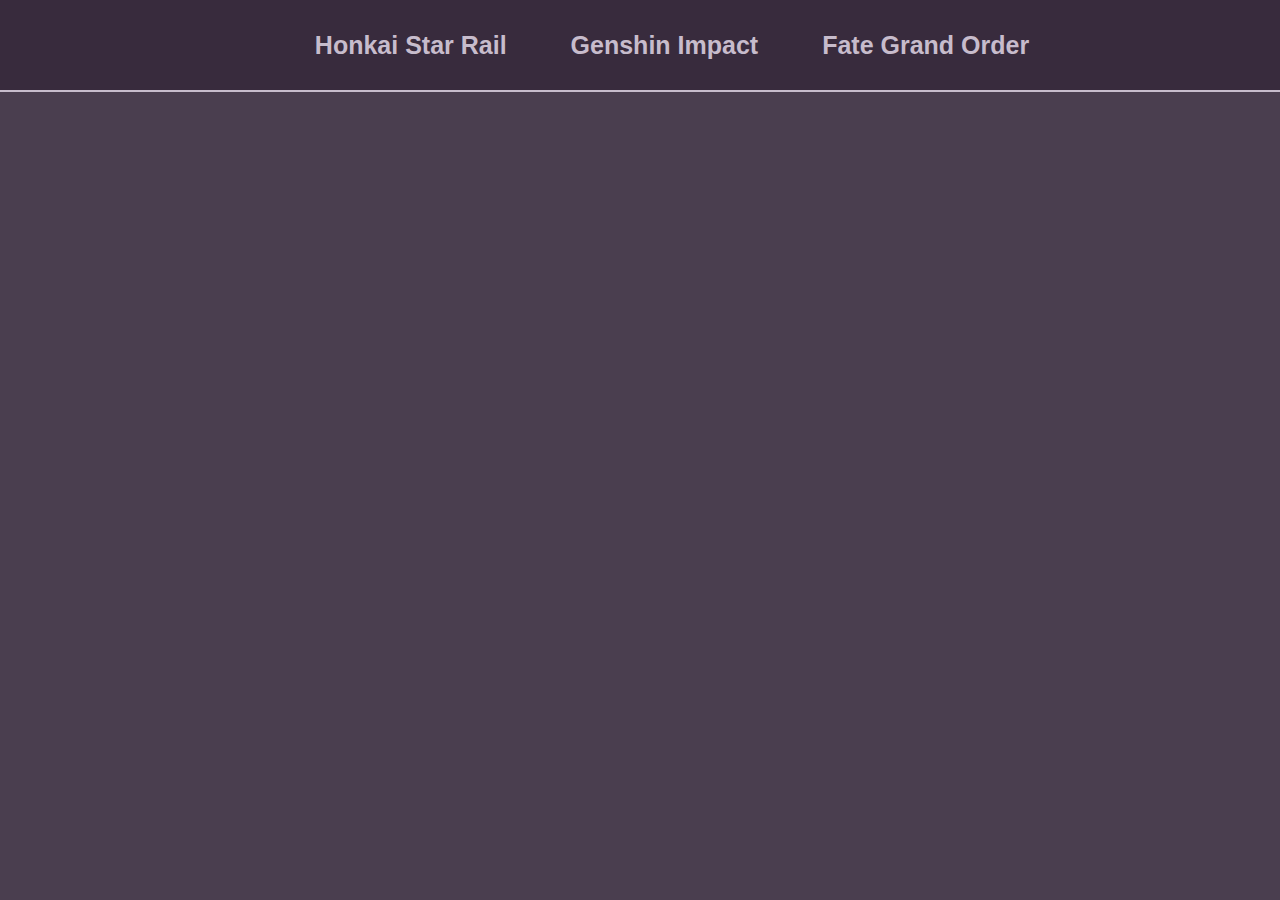
<file: index.html>
<html>
    <head>
        <title></title>
        <link rel="stylesheet" type="text/css" href="css/style.css">
    </head>
    <body>
        <header class="cabecera">
            <a href="resources/honkai/hrs.html">Honkai Star Rail</a>
            <a href="resources/genshin/gi.html">Genshin Impact</a>
            <a href="resources/fate/">Fate Grand Order</a>
        </header>
        <content>

        </content>
    </body>
</html>
</file>
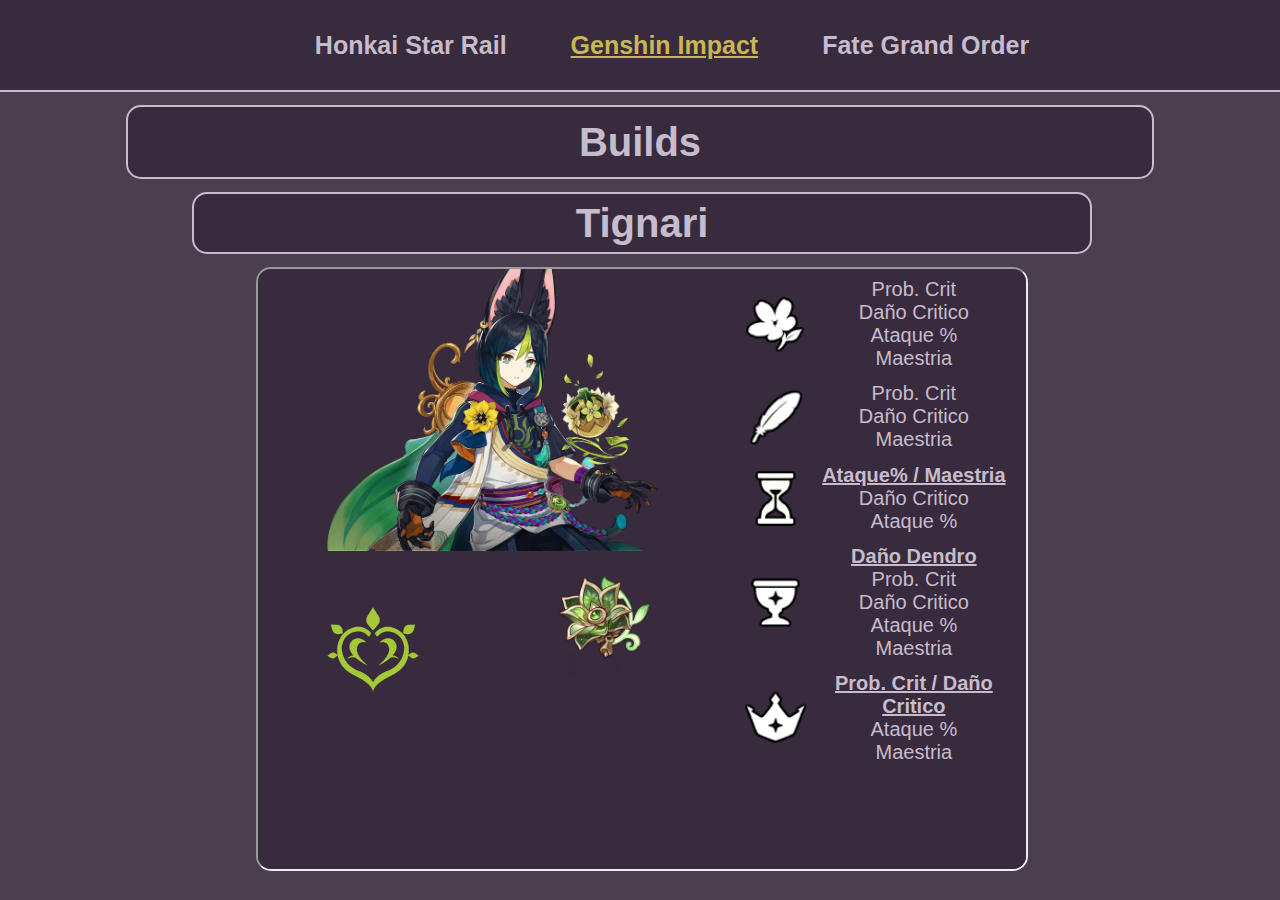
<file: resources/genshin/builds.html>
<html>
    <head>
        <title></title>
        <link rel="stylesheet" type="text/css" href="../../css/style.css">
        <script src="../../js/script_build_gi.js"></script>
    </head>
    <body>
        <header class="cabecera">
            <a href="../honkai/hrs.html">Honkai Star Rail</a>
            <a href="gi.html" id="select">Genshin Impact</a>
            <a href="../fate/">Fate Grand Order</a>
        </header>
        <content class="contenido">
            <div class="bar">
                Builds
            </div>
        </content>
    </body>
</html>
</file>
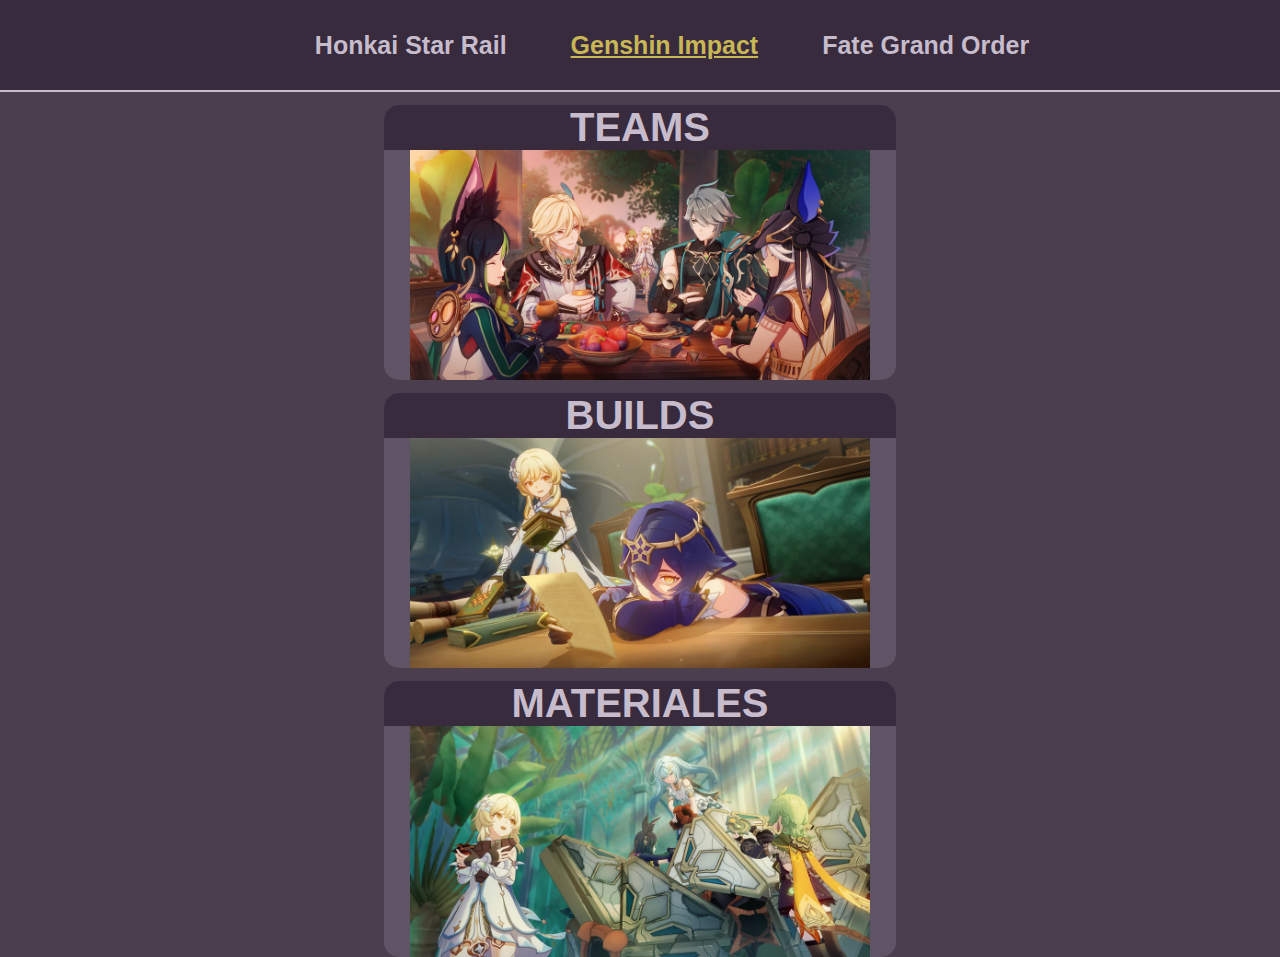
<file: resources/genshin/gi.html>
<html>
    <head>
        <title></title>
        <link rel="stylesheet" type="text/css" href="../../css/style.css">
    </head>
    <body>
        <header class="cabecera">
            <a href="../honkai/hrs.html">Honkai Star Rail</a>
            <a href="gi.html" id="select">Genshin Impact</a>
            <a href="../fate/">Fate Grand Order</a>
        </header>
        <content class="contenido" id="main">
            <div class="subcont">
                <a href="teams.html">
                    <p>TEAMS</p>
                    <img src="../../img/gi_teams.png" id="subcontimg_gi">
                </a>
            </div>              
            <div class="subcont">
                <a href="builds.html">
                    <p>BUILDS</p>
                    <img src="../../img/gi_builds.png" id="subcontimg_gi">
                </a>
            </div>          
            <div class="subcont">                
                <a href="materials.html">
                    <p>MATERIALES</p>
                    <img src="../../img/gi_materials.png" id="subcontimg_gi">
                </a>
            </div>            
        </content>
    </body>
</html>
</file>
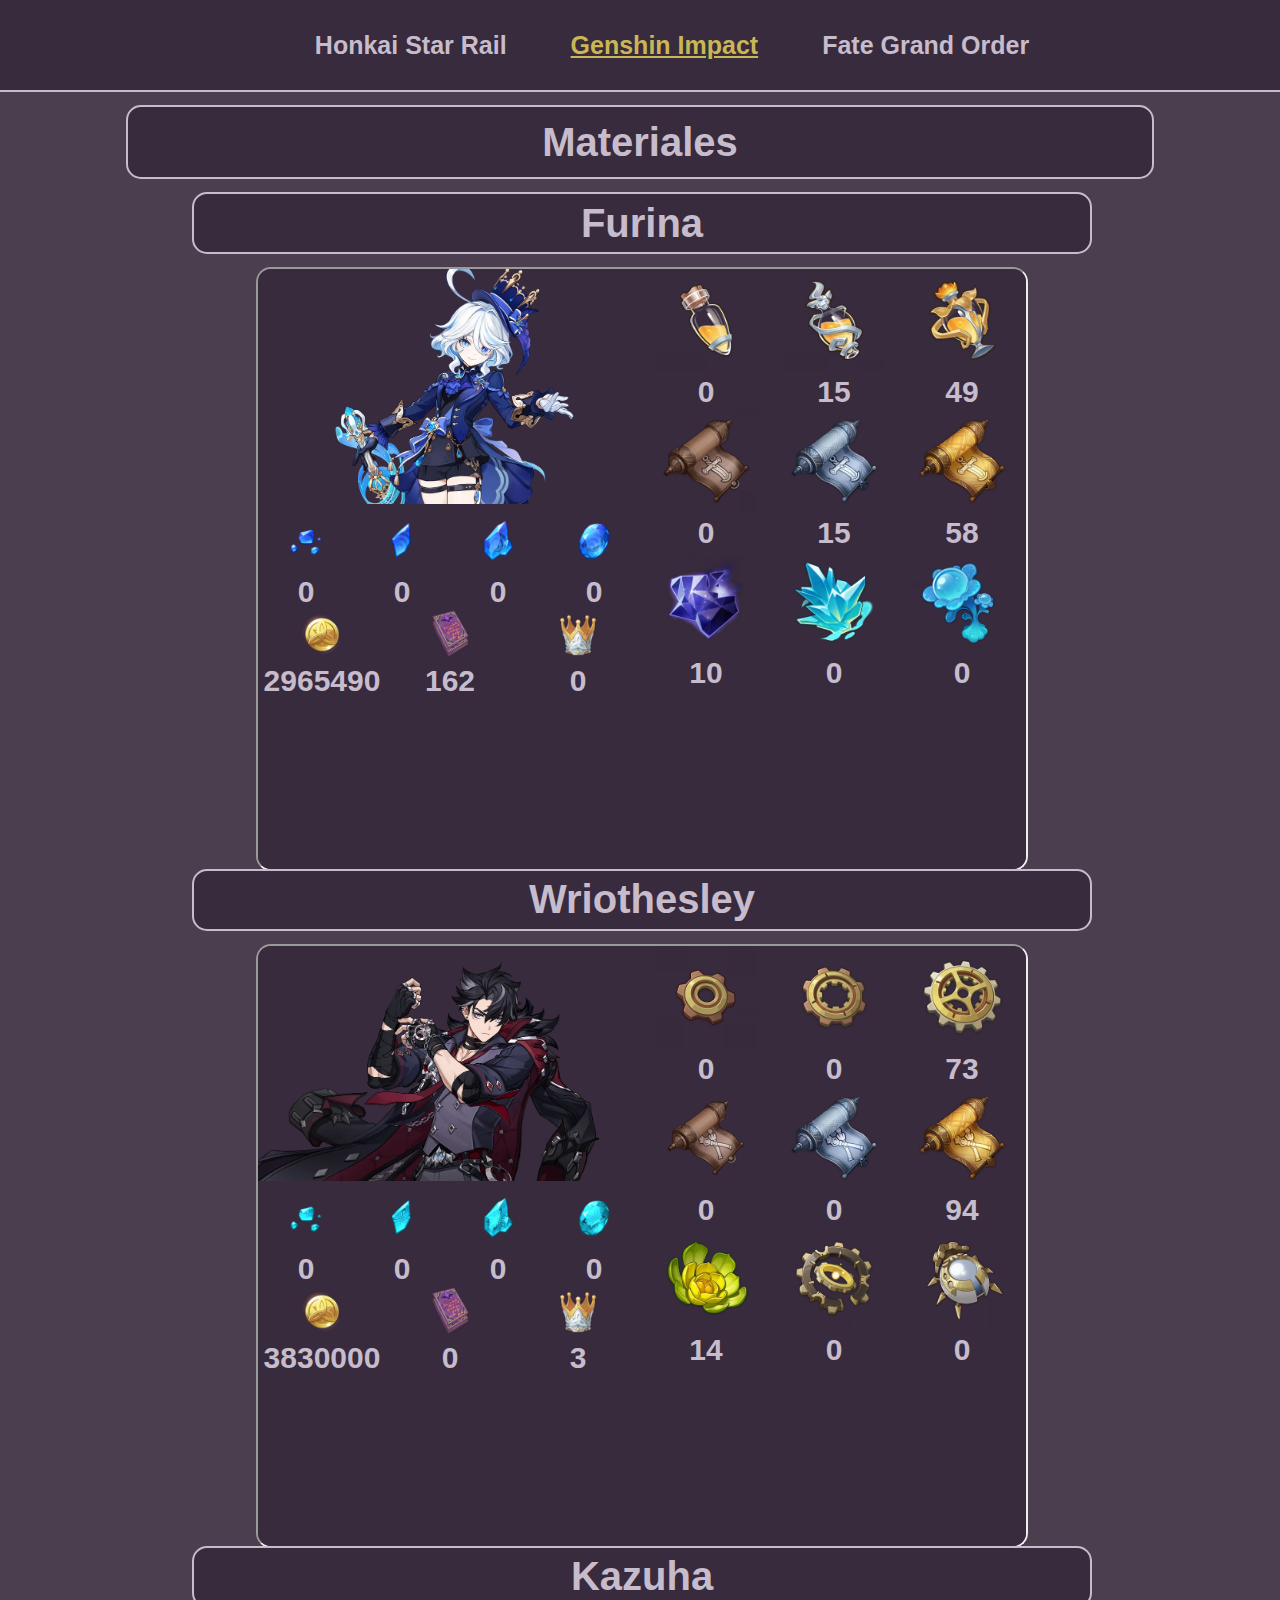
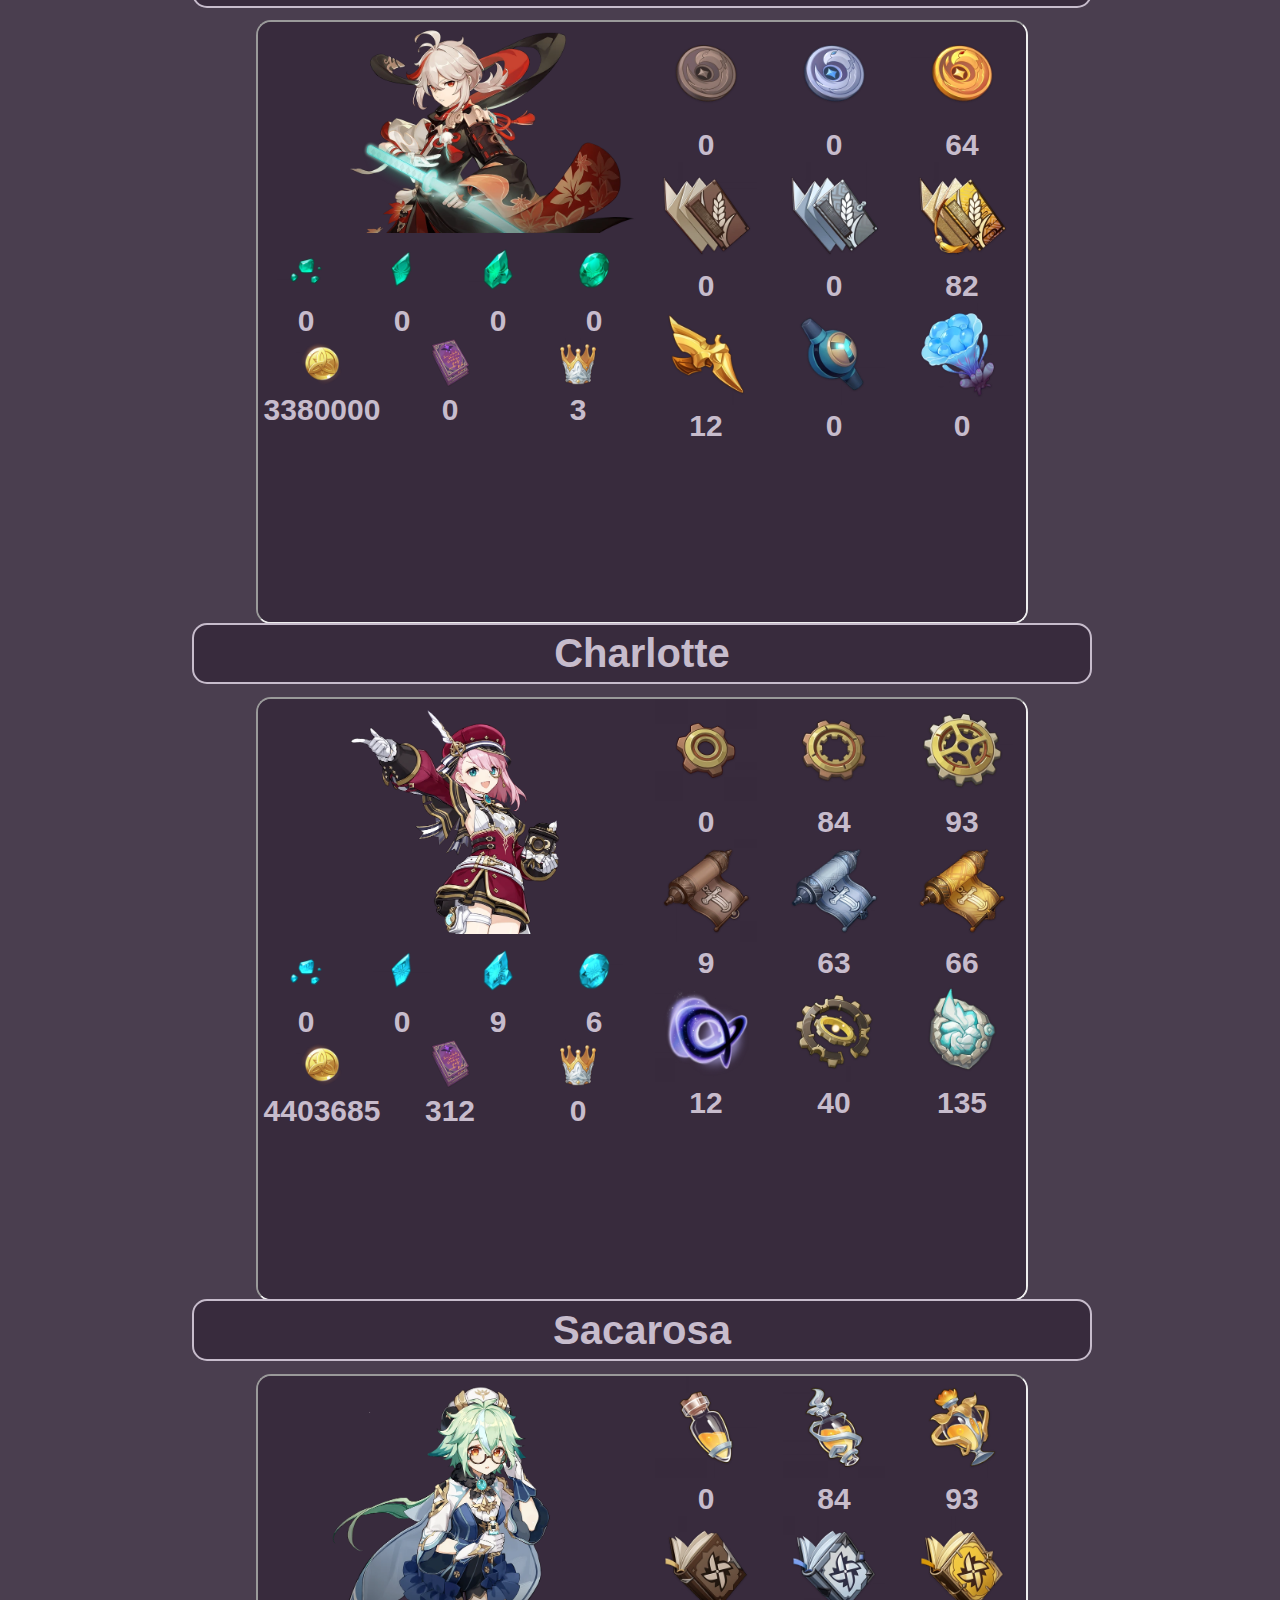
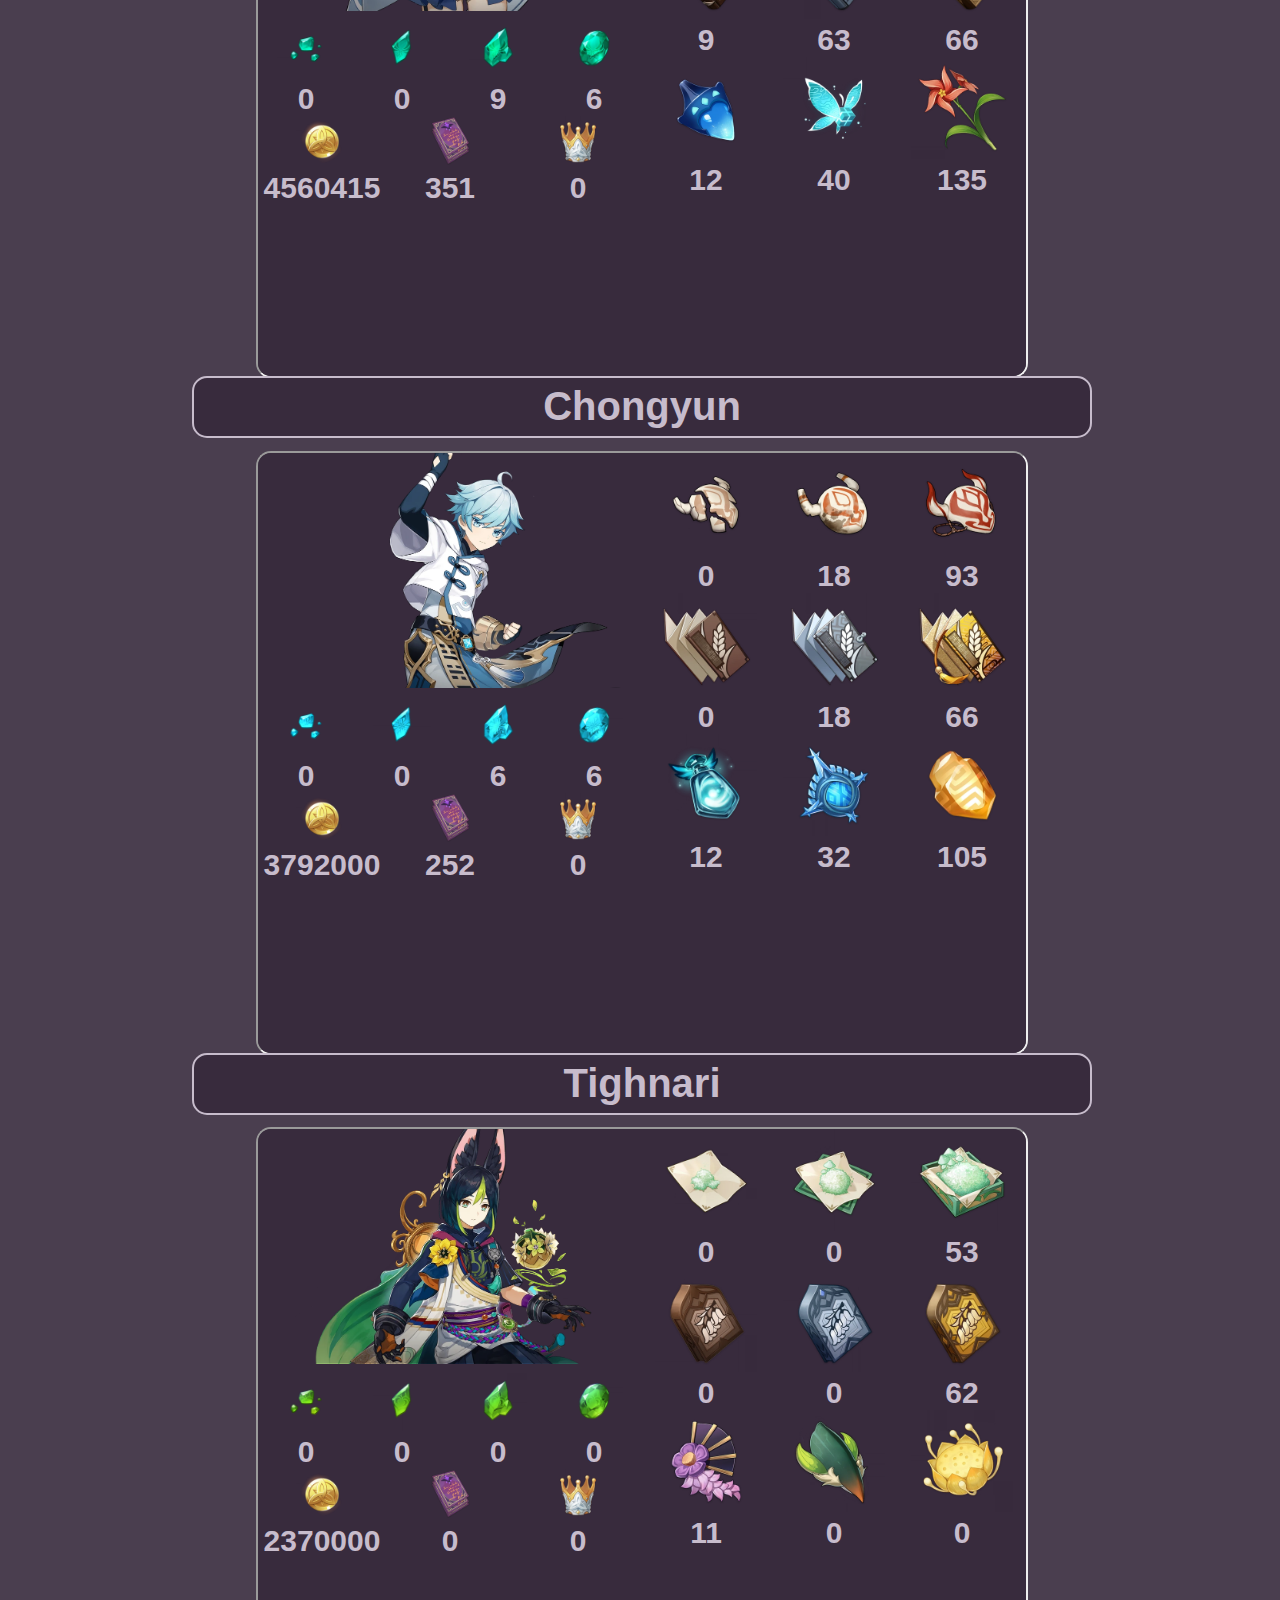
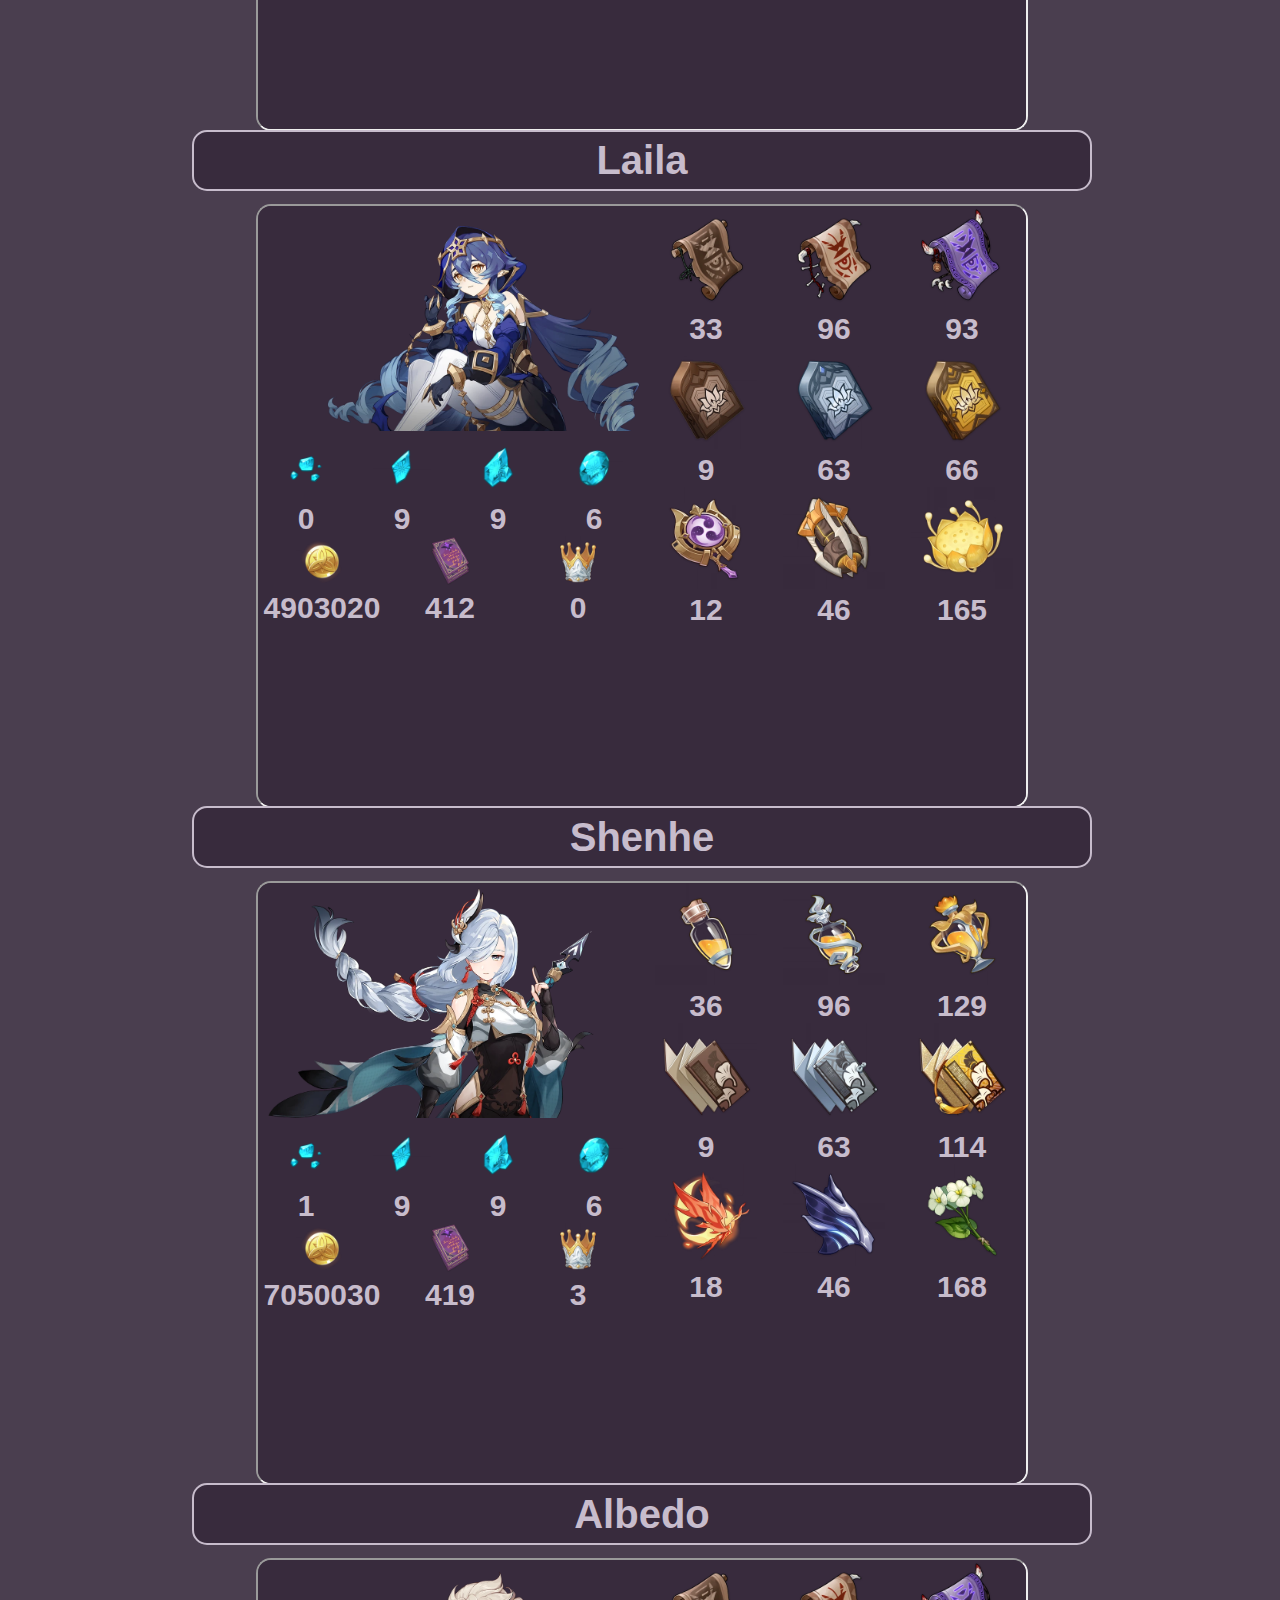
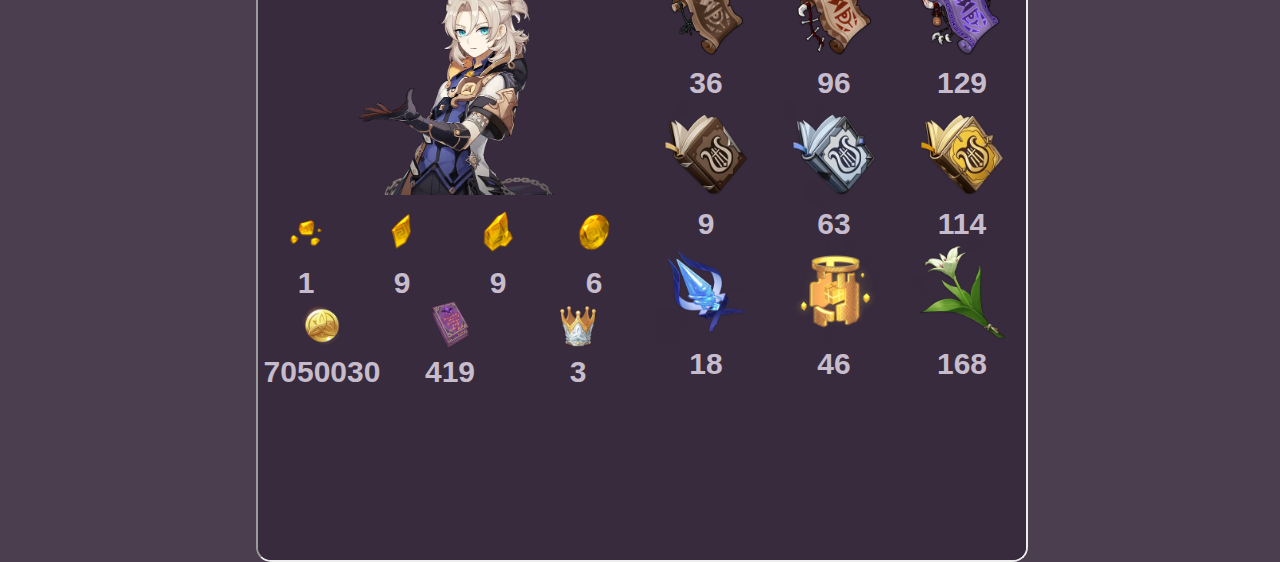
<file: resources/genshin/materials.html>
<html>
    <head>
        <title></title>
        <link rel="stylesheet" type="text/css" href="../../css/style.css">
        <script src="../../js/script_materials_gi.js"></script>
    </head>
    <body>
        <header class="cabecera">
            <a href="../honkai/hrs.html">Honkai Star Rail</a>
            <a href="gi.html" id="select">Genshin Impact</a>
            <a href="../fate/">Fate Grand Order</a>
        </header>
        <content class="contenido">
            <div class="bar">
                Materiales
            </div>
        </content>
    </body>
</html>
</file>
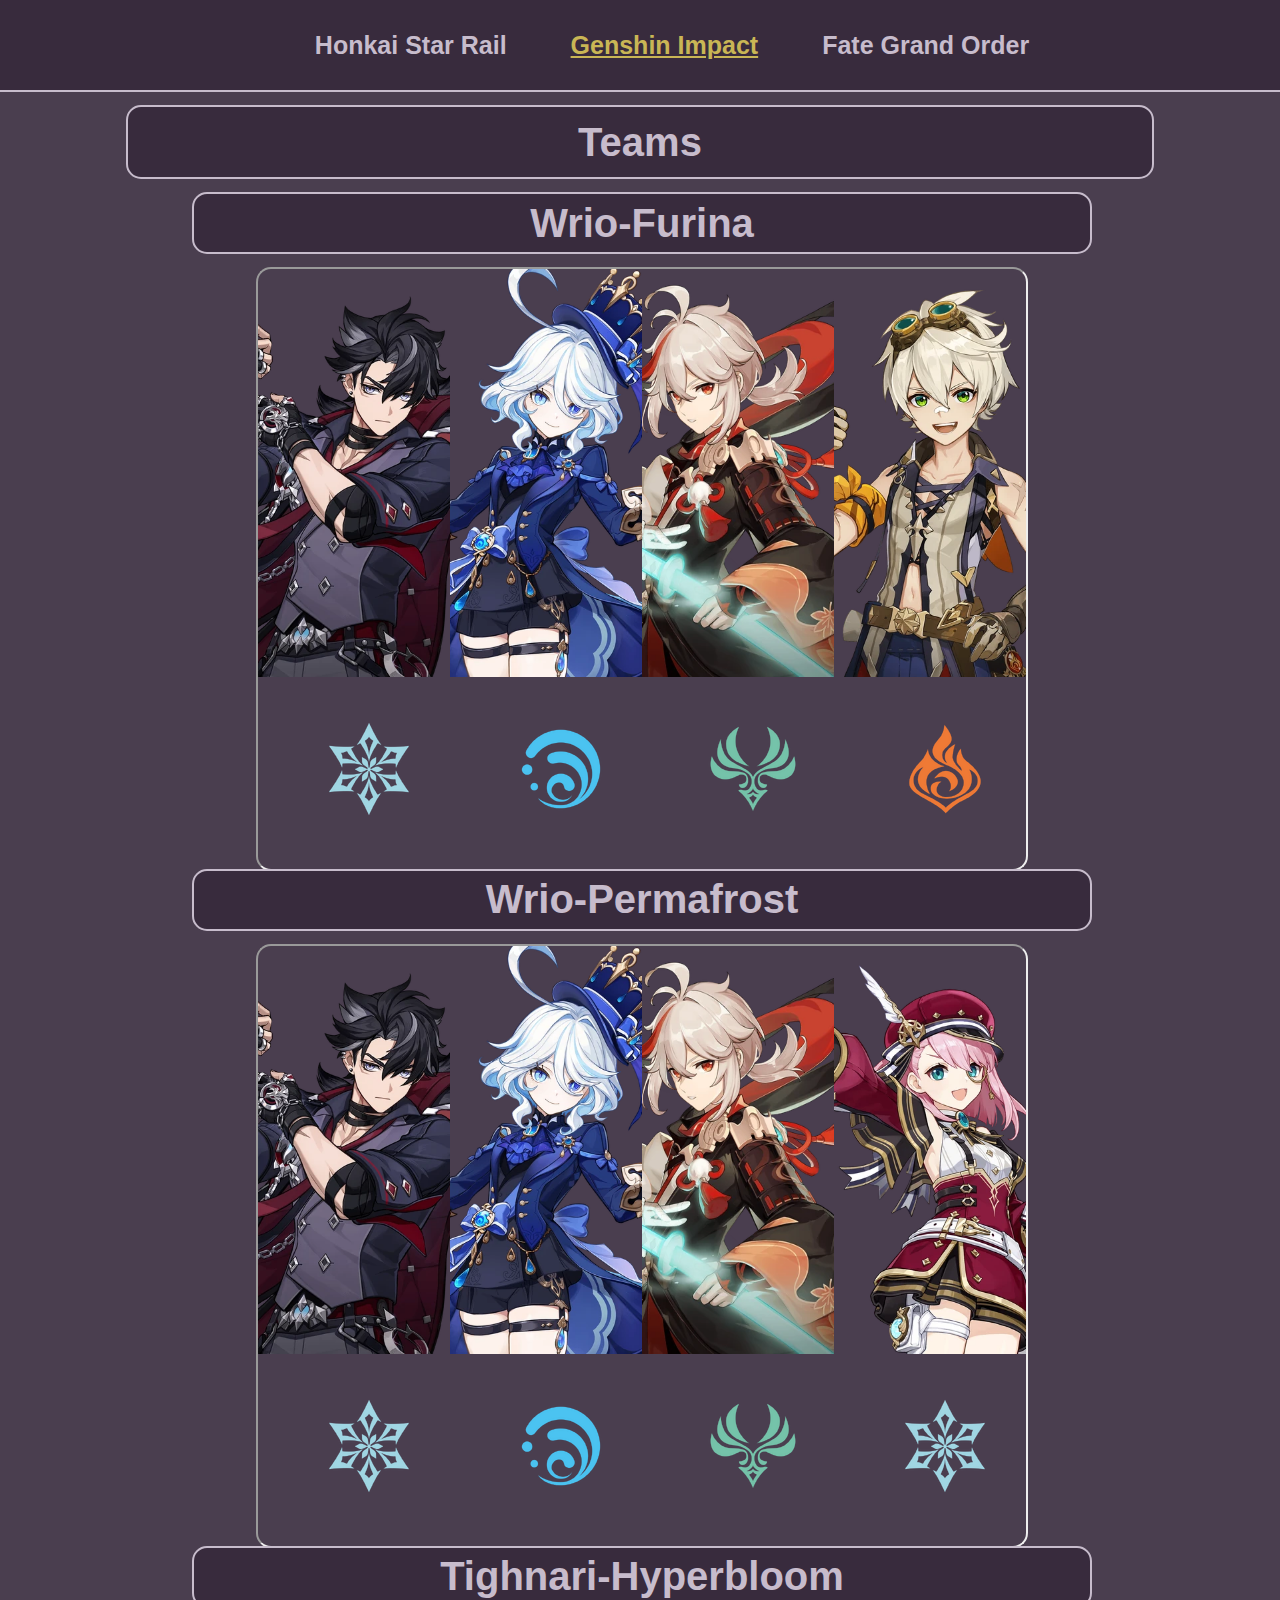
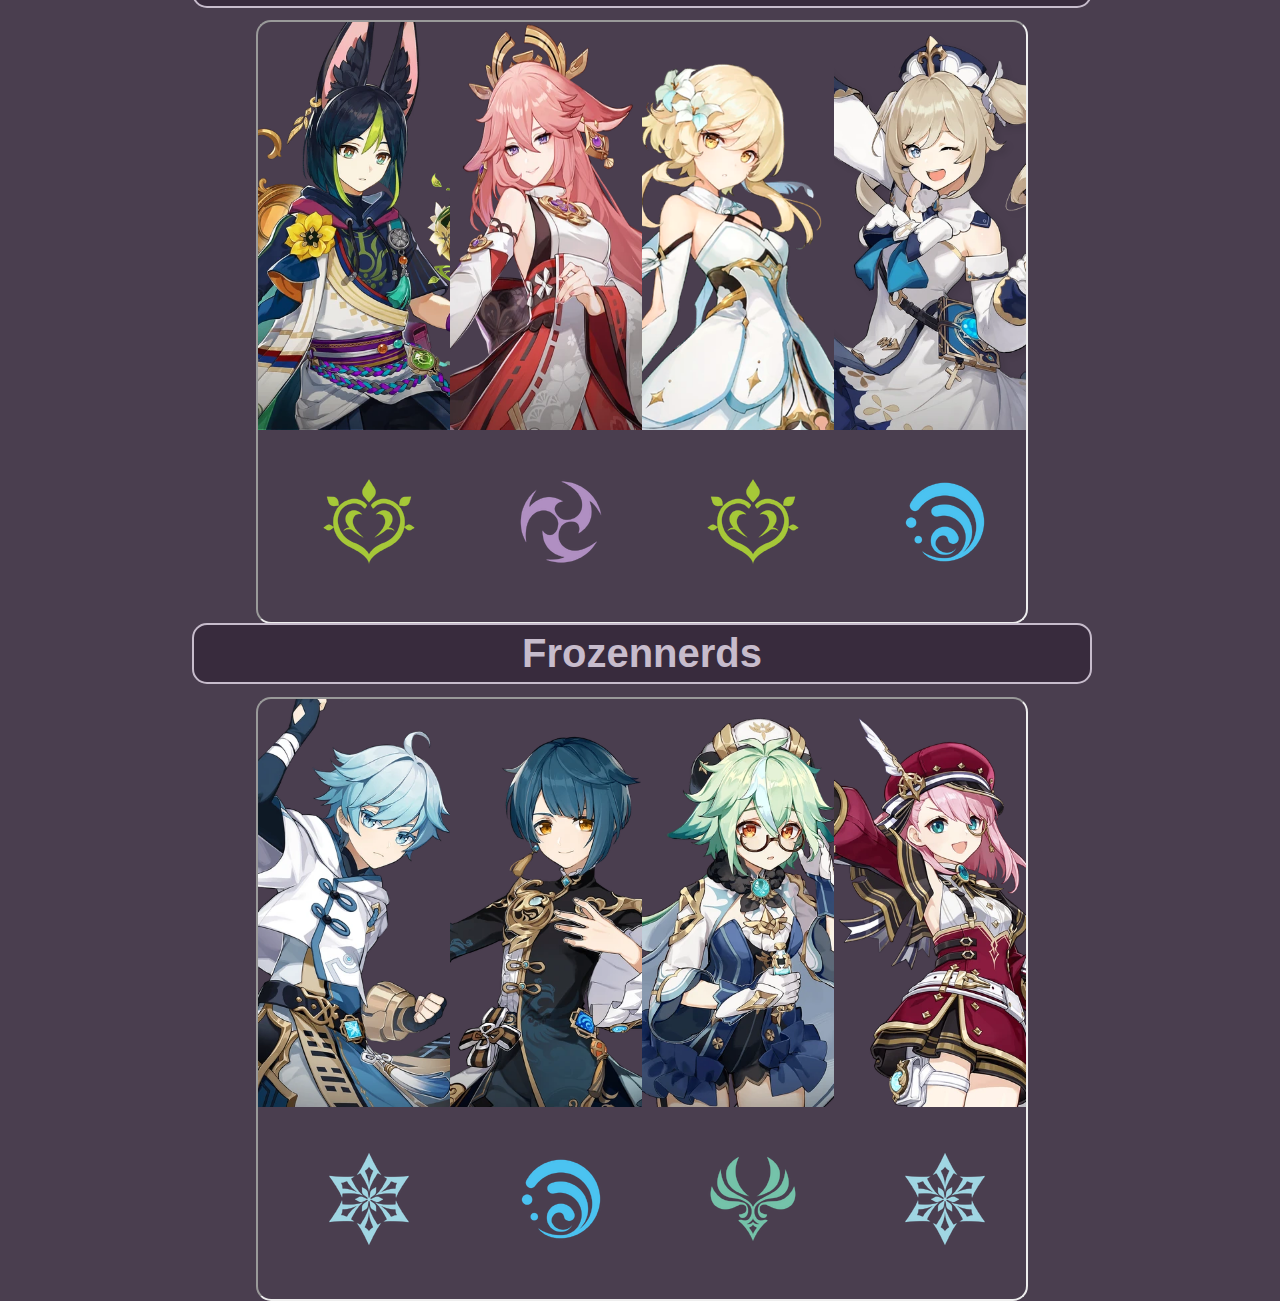
<file: resources/genshin/teams.html>
<html>
    <head>
        <title></title>
        <link rel="stylesheet" type="text/css" href="../../css/style.css">
        <script src="../../js/script_team_gi.js"></script>
    </head>
    <body>
        <header class="cabecera">
            <a href="../honkai/hrs.html">Honkai Star Rail</a>
            <a href="../genshin/gi.html" id="select">Genshin Impact</a>
            <a href="../fate/">Fate Grand Order</a>
        </header>
        <content class="contenido">
            <div class="bar">
                Teams
            </div>
        </content>
    </body>
</html>
</file>
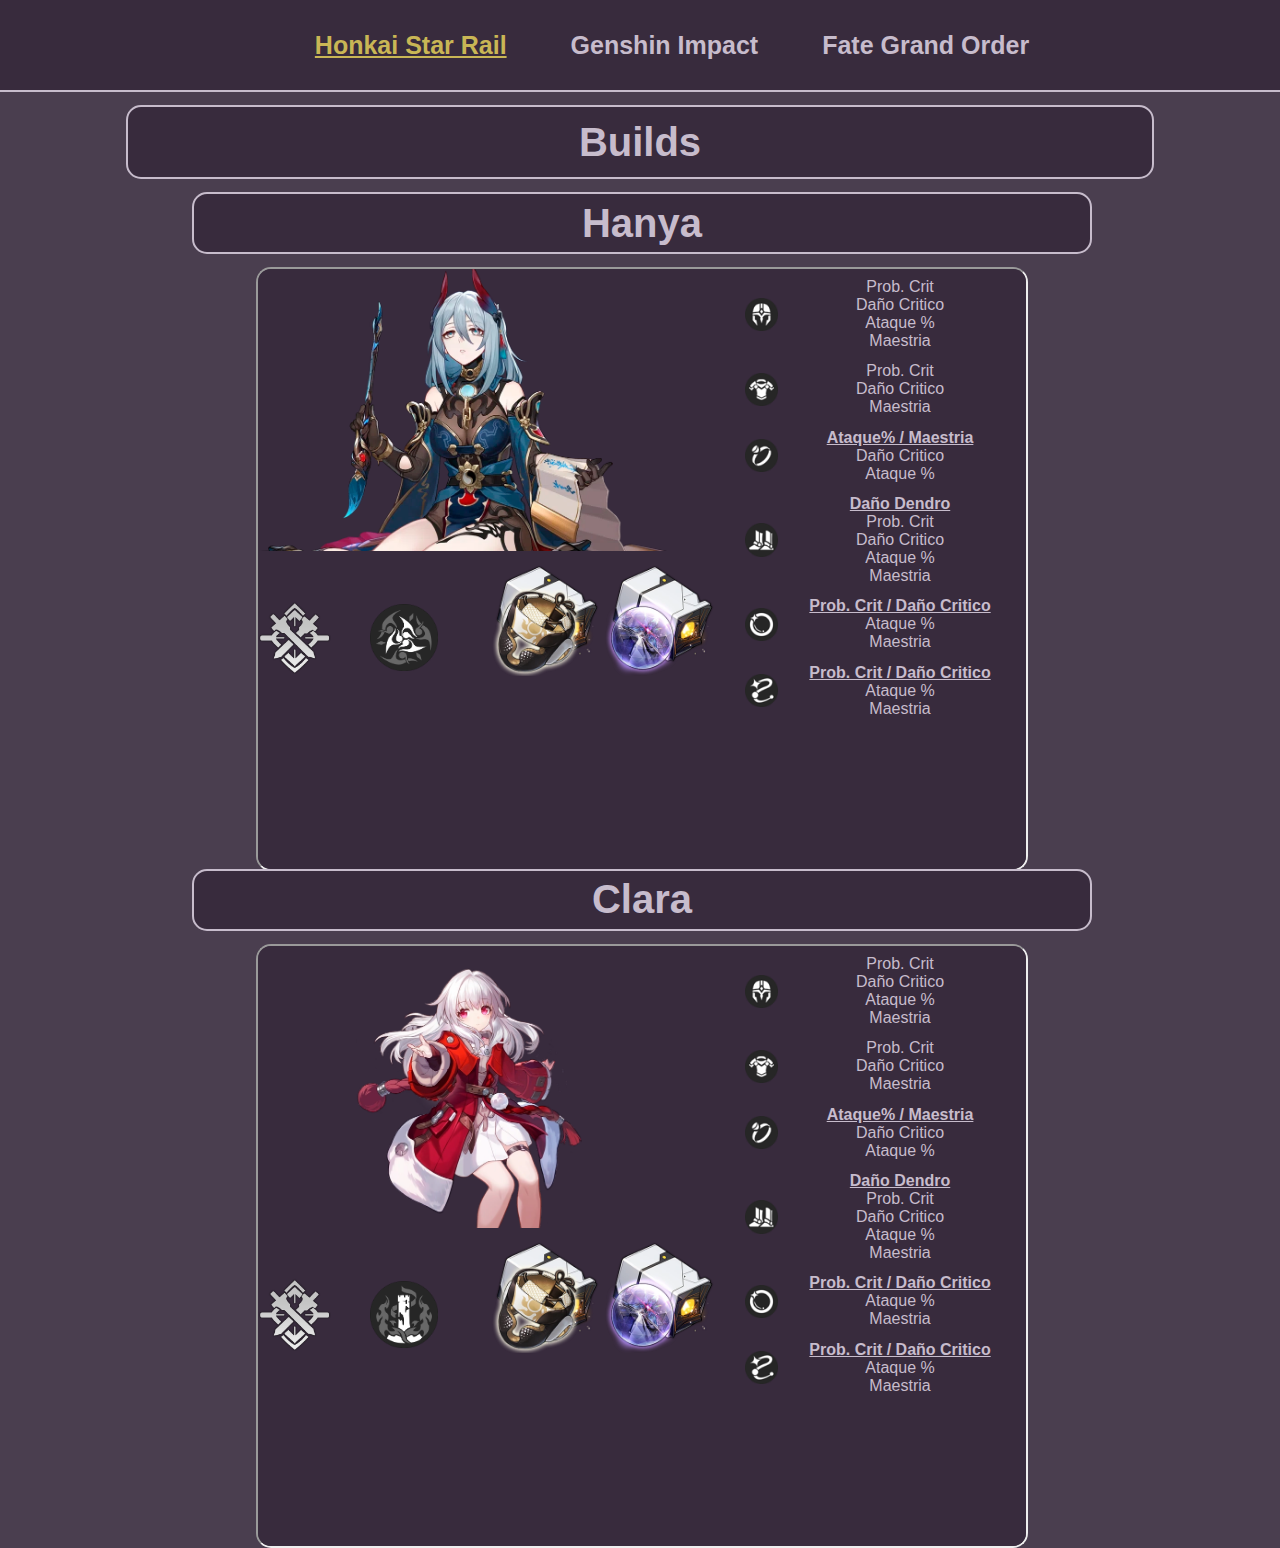
<file: resources/honkai/builds.html>
<html>
    <head>
        <title></title>
        <link rel="stylesheet" type="text/css" href="../../css/style.css">
        <script src="../../js/script_build_hsr.js"></script>
    </head>
    <body>
        <header class="cabecera">
            <a href="../honkai/hrs.html" id="select">Honkai Star Rail</a>
            <a href="../genshin/gi.html">Genshin Impact</a>
            <a href="../fate/">Fate Grand Order</a>
        </header>
        <content class="contenido">
            <div class="bar">
                Builds
            </div>
        </content>
    </body>
</html>
</file>
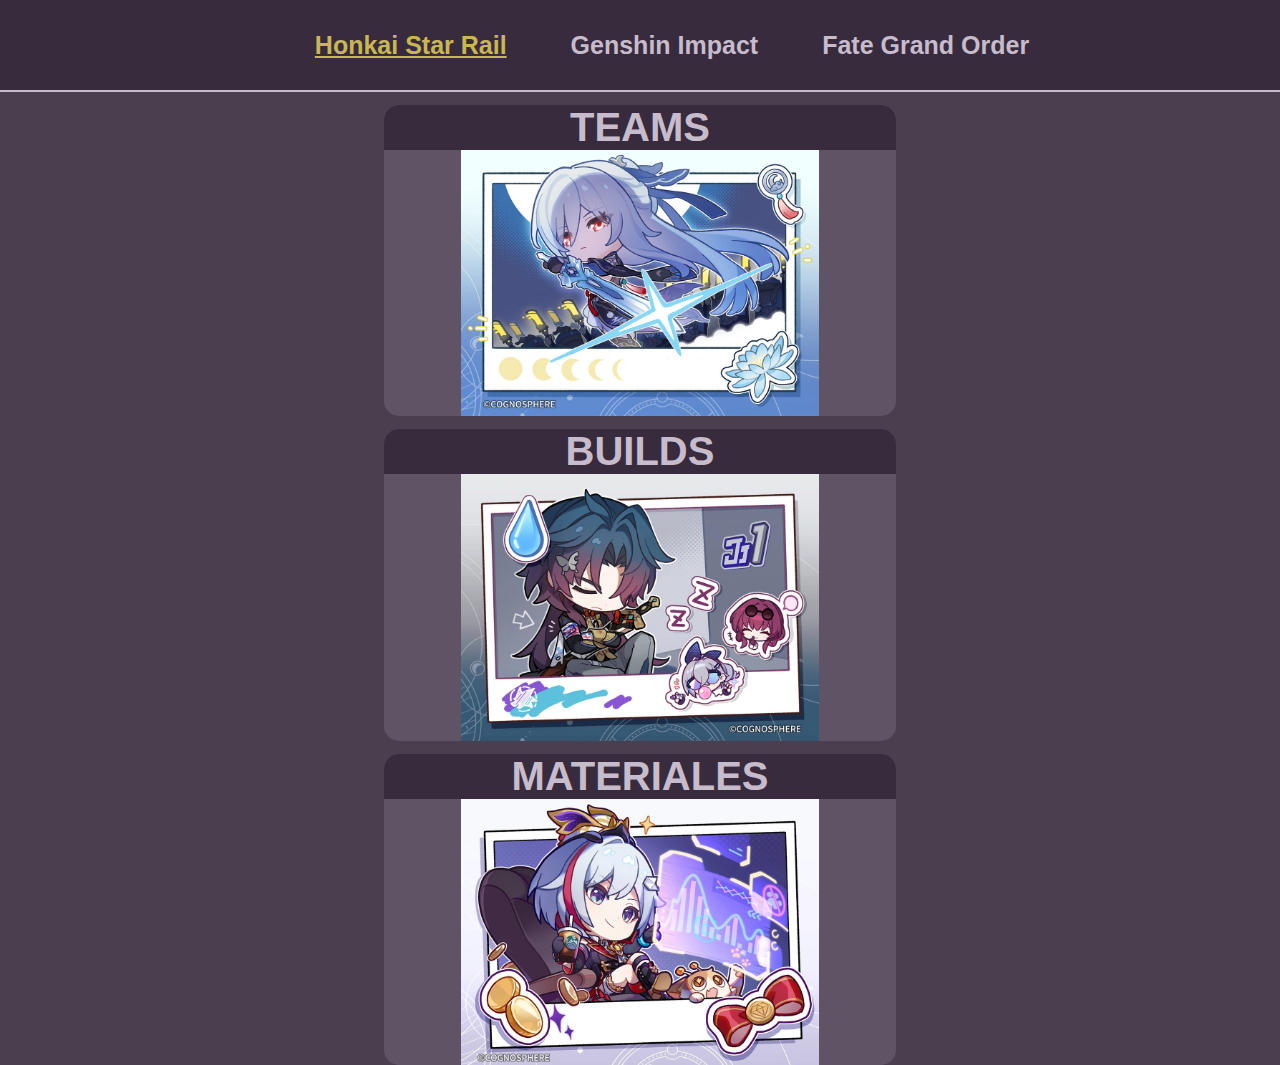
<file: resources/honkai/hrs.html>
<html>
    <head>
        <title></title>
        <link rel="stylesheet" type="text/css" href="../../css/style.css">
    </head>
    <body>
        <header class="cabecera">
            <a href="hrs.html" id="select">Honkai Star Rail</a>
            <a href="../genshin/gi.html">Genshin Impact</a>
            <a href="../fate/">Fate Grand Order</a>
        </header>
        <content class="contenido">
            <div class="subcont">
                <a href="teams.html">
                    <p>TEAMS</p>
                    <img src="../../img/hsr_teams.png" id="subcontimg_hsr">
                </a>
            </div>              
            <div class="subcont">
                <a href="builds.html">
                    <p>BUILDS</p>
                    <img src="../../img/hsr_builds.png" id="subcontimg_hsr">
                </a>
            </div>          
            <div class="subcont">                
                <a href="materials.html">
                    <p>MATERIALES</p>
                    <img src="../../img/hsr_materials.png" id="subcontimg_hsr">
                </a>
            </div> 
        </content>
    </body>
</html>
</file>
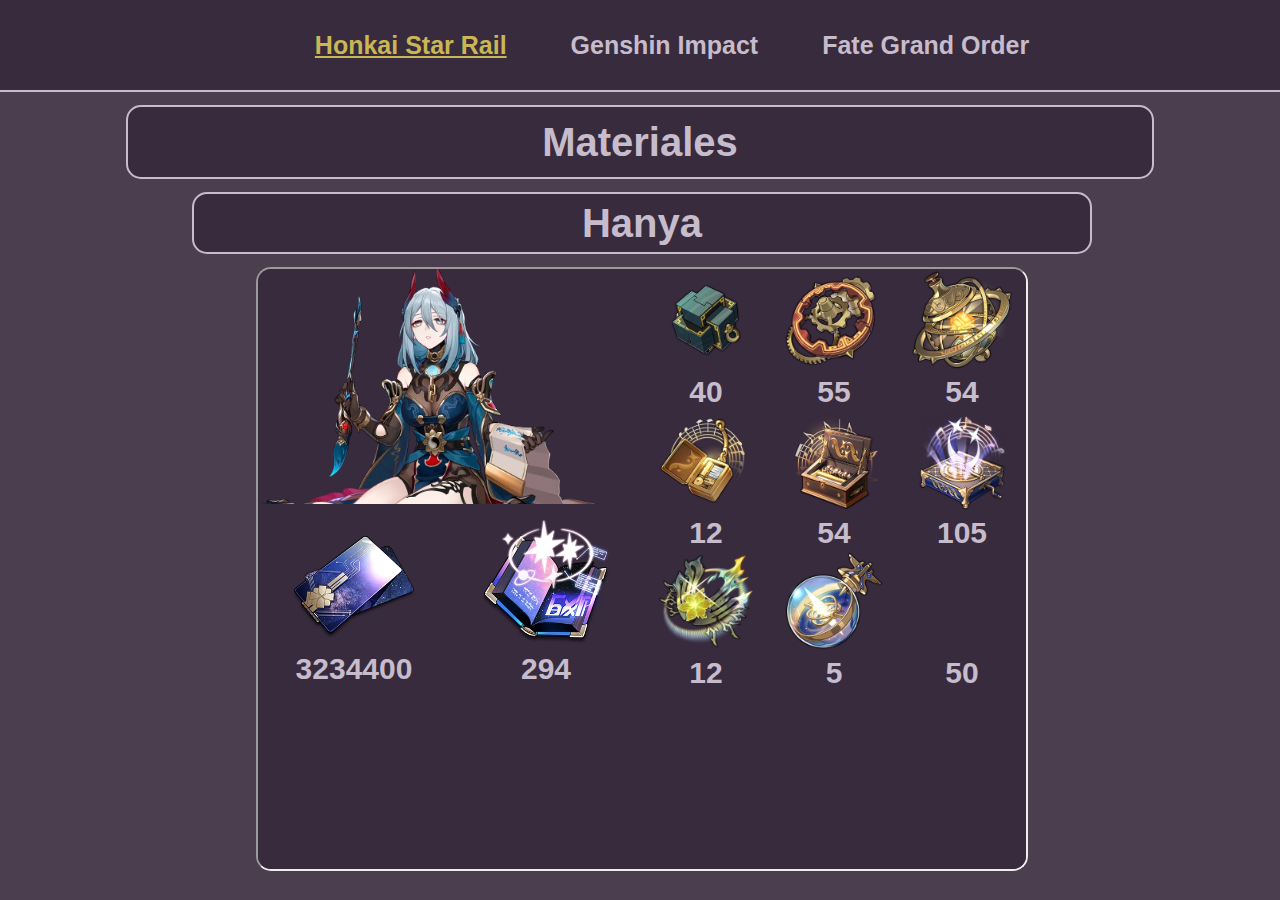
<file: resources/honkai/materials.html>
<html>
    <head>
        <title></title>
        <link rel="stylesheet" type="text/css" href="../../css/style.css">
        <script src="../../js/script_materials_hsr.js"></script>
    </head>
    <body>
        <header class="cabecera">
            <a href="../honkai/hrs.html" id="select">Honkai Star Rail</a>
            <a href="../genshin/gi.html">Genshin Impact</a>
            <a href="../fate/">Fate Grand Order</a>
        </header>
        <content class="contenido">
            <div class="bar">
                Materiales
            </div>
        </content>
    </body>
</html>
</file>
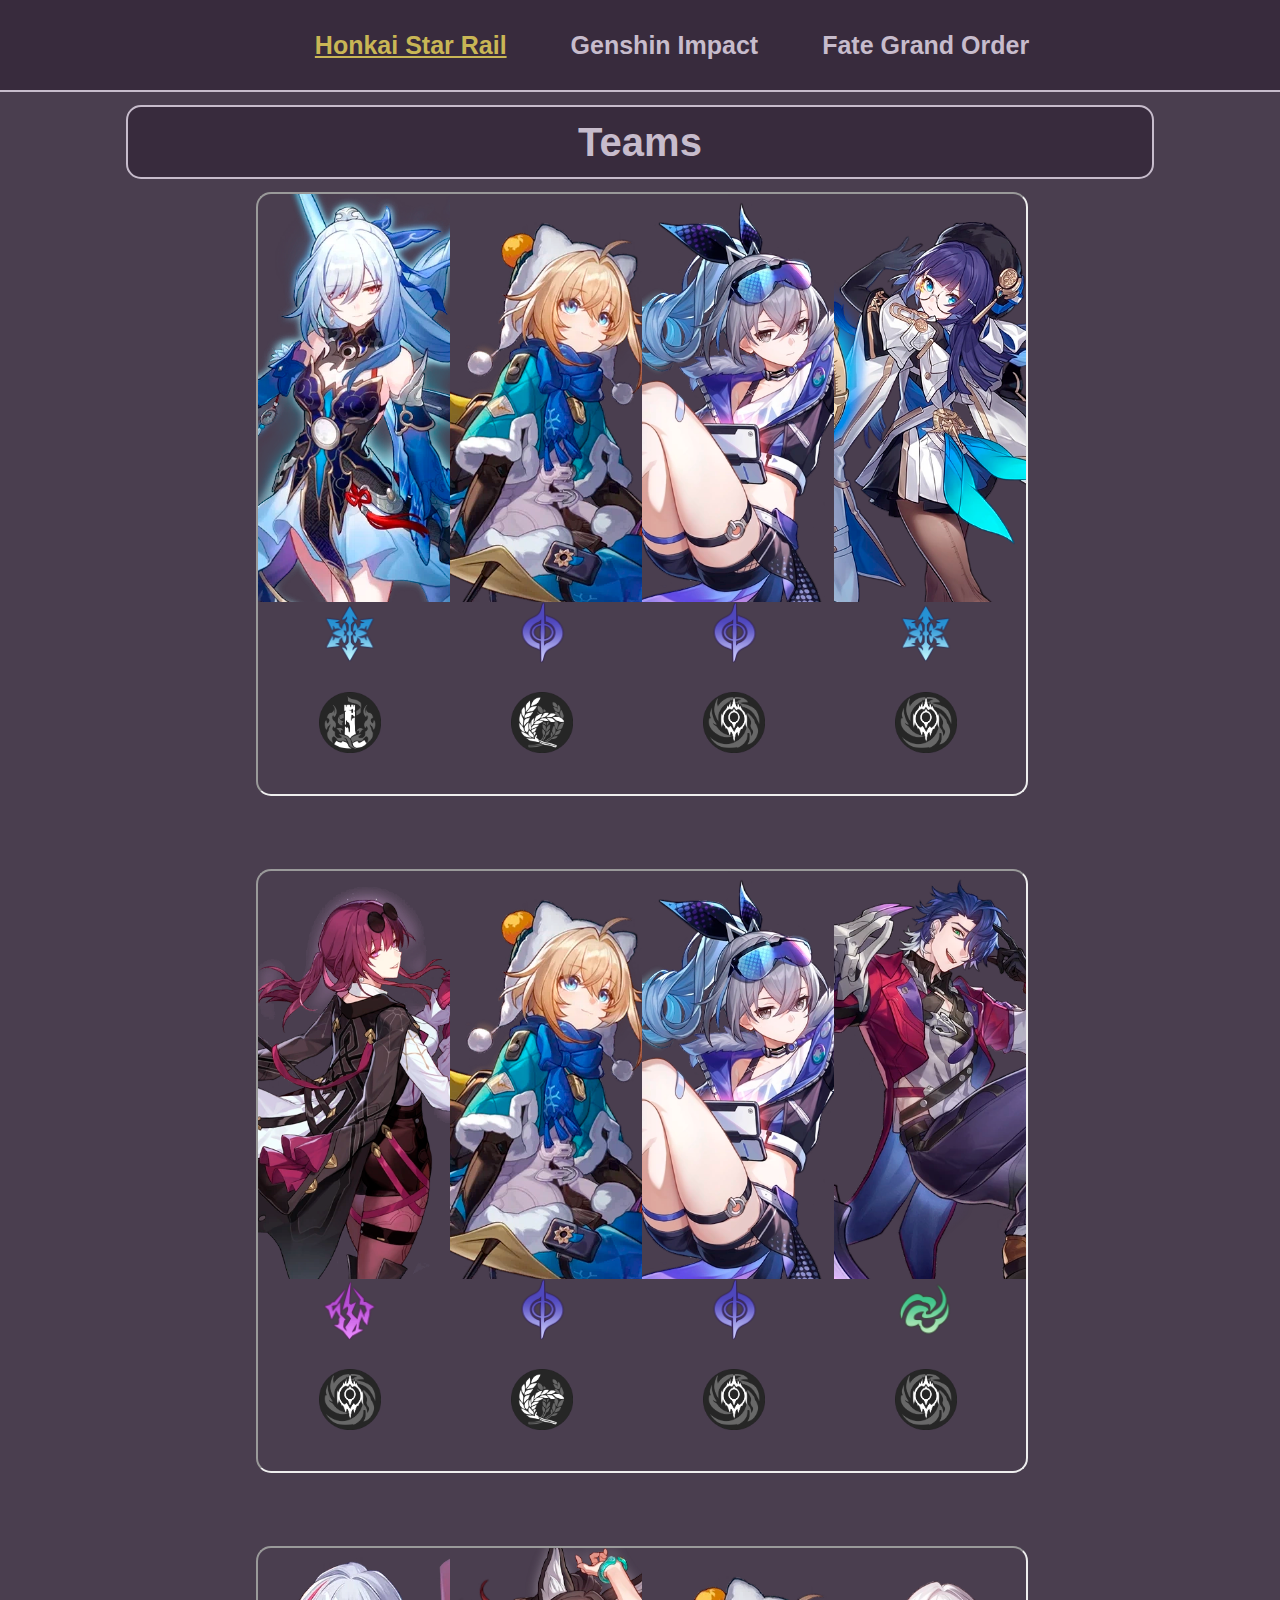
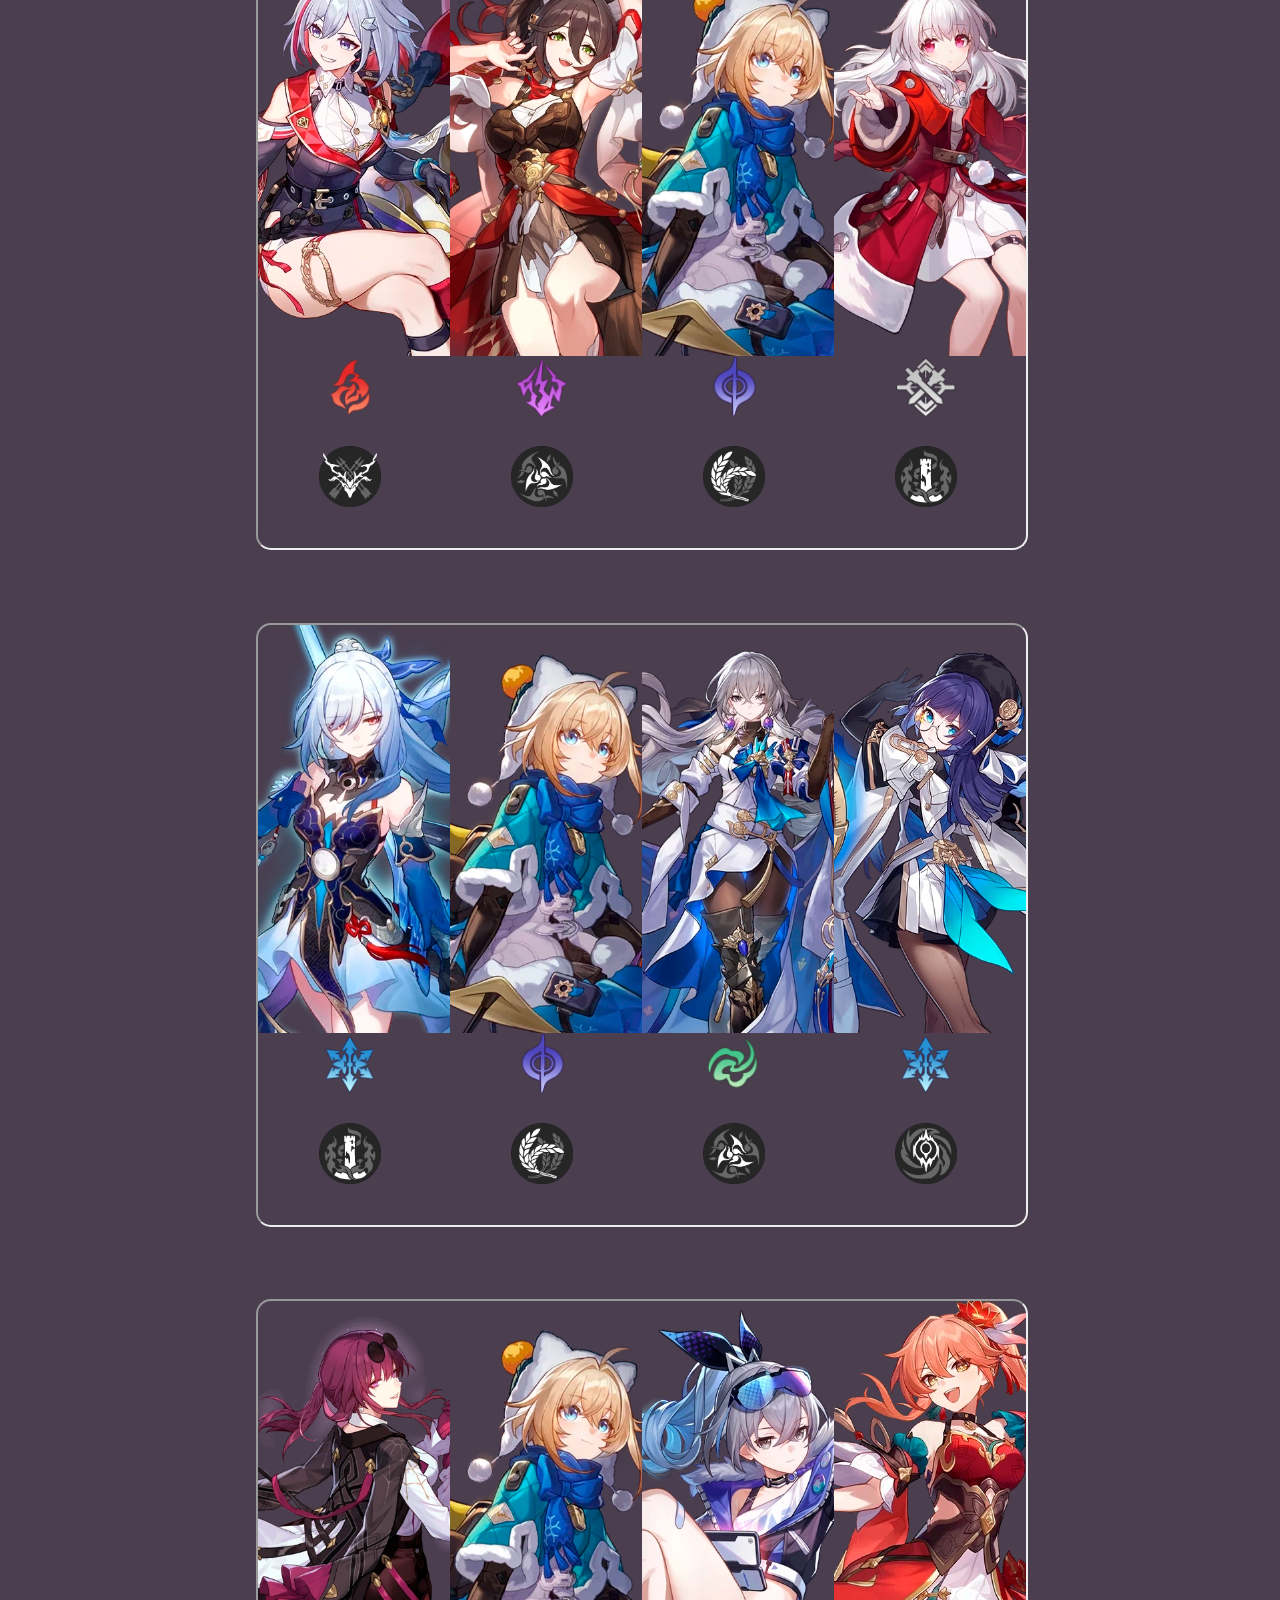
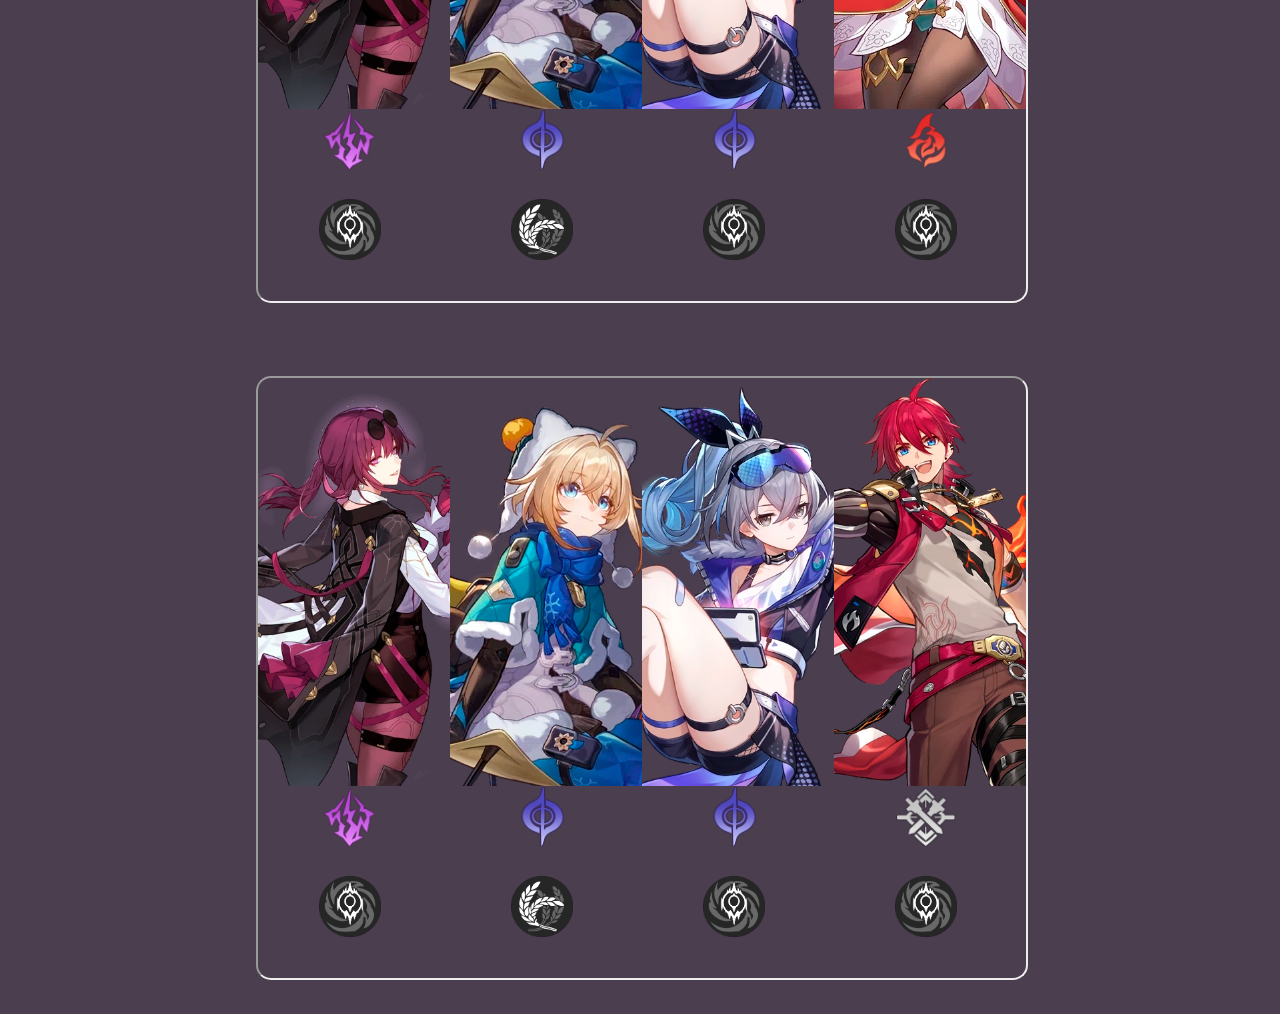
<file: resources/honkai/teams.html>
<html>
    <head>
        <title></title>
        <link rel="stylesheet" type="text/css" href="../../css/style.css">
        <script src="../../js/script_team_hsr.js"></script>
    </head>
    <body>
        <header class="cabecera">
            <a href="../honkai/hrs.html" id="select">Honkai Star Rail</a>
            <a href=../genshin/gi.html>Genshin Impact</a>
            <a href="../fate/">Fate Grand Order</a>
        </header>
        <content class="contenido">
            <div class="bar">
                Teams
            </div>
        </content>
    </body>
</html>
</file>
<file: css/style.css>
* {margin: 0%; padding: 0%;font-family: 'Segoe UI', Tahoma, Geneva, Verdana, sans-serif;}
body 
{
    background-color: #4a3e4f;
    overflow-x: hidden;
}
#select {color: #c9b655;text-decoration: underline;}
.cabecera
{
    width: 100%;
    height: 10%;
    background-color: #382b3d;
    display: flex;
    align-items: center;
    justify-content: center;
    border-bottom: #c7bccc 2px solid;
}
.cabecera a
{
    text-decoration: none;
    color: #c7bccc;
    font-size: 25px;
    font-weight: bold;
    margin-left: 5%;
    margin-left: 5%;
    transition: transform .3s;
}
.cabecera a:hover
{
    text-decoration: underline;
    color: #c9b655;
    transform: scale(1.2);
}
.contenido
{
    display: flex;
    flex-direction: column;
    align-items: center;
    justify-content: center;
    height: fit-content;
}
#main
{
    flex-direction: column;
}
.subcont
{
    display: flex;
    flex-direction: column;
    align-items: center;
    justify-content: center;
    margin-top: 1%;
    width: 40%;
    background-color: rgba(178,177,192,.2);
    border-radius: 15px;
    overflow: hidden;
}
.subcont a
{
    text-decoration: none;
    color: #c7bccc;
    font-size: 40px;
    font-weight: bold;
    display: flex;
    flex-direction: column;
    align-items: center;
    justify-content: center;
}
.subcont a p
{
    background-color: #382b3d;
    text-align: center;
    width: 100%;
}
#subcontimg_gi
{
    width: 90%;
}
#subcontimg_hsr
{
    width: 70%;
}
.bar
{
    width: 80%;
    height: 10%;
    background-color: #382b3d;
    margin-top: 1%;
    text-align: center;
    font-size: 40px;
    color: #c7bccc;
    font-weight: bold;
    padding-top: 1%;
    padding-bottom: 1%;
    border-radius: 15px;
    border: #c7bccc 2px solid;
    margin-bottom: -2%;
}
.framecont
{
    margin-left: 40%;
    margin-top: 3%;
    width: 100%;
    height: 600px;
    margin-bottom: 3%;
}
iframe
{
    border-radius: 15px;
}
.subcont_nombre
{
    background-color: #382b3d;
    color: #c7bccc;
    width: 70%;
    text-align: center;
    font-weight: bold;
    font-size: 40px;
    margin-bottom: 1%;
    margin-left: -5%;
    border-radius: 15px;
    padding-top: .5%;
    padding-bottom: .5%;
    border: #c7bccc 2px solid;
}
</file>
